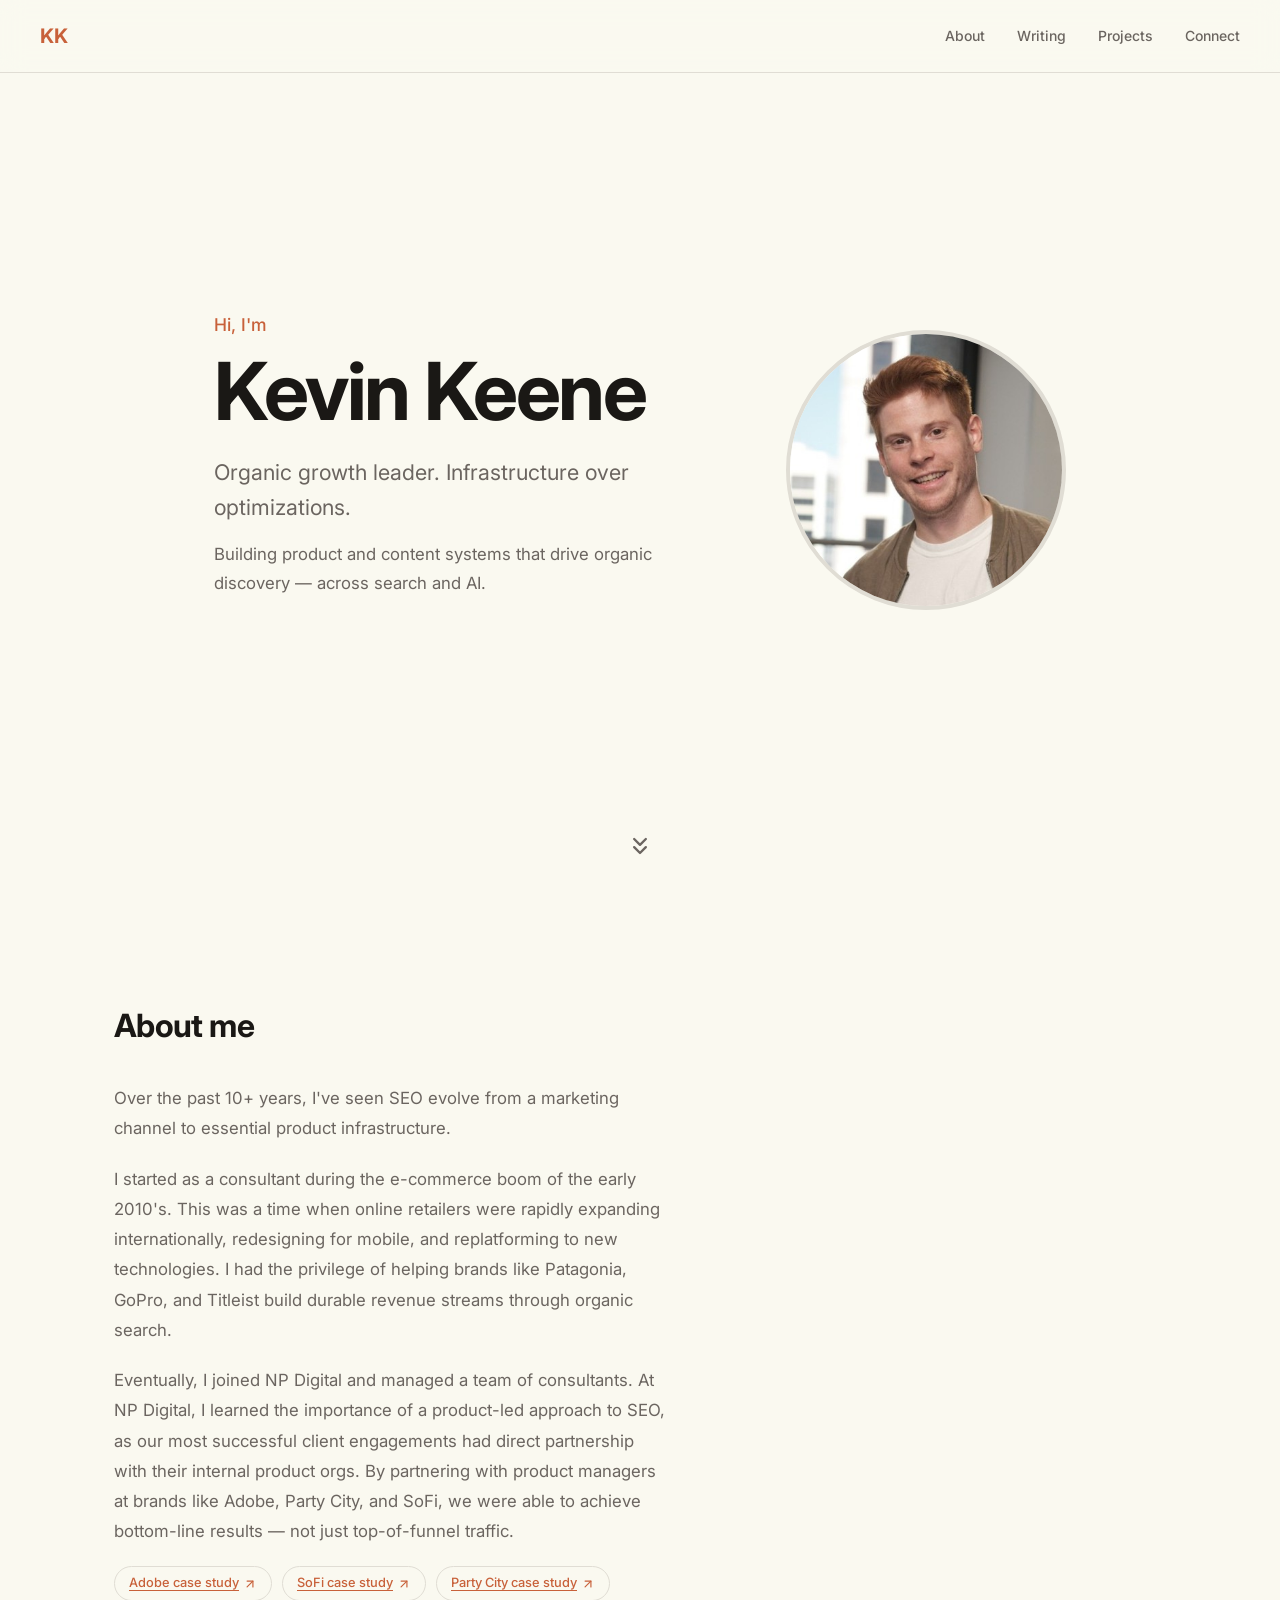
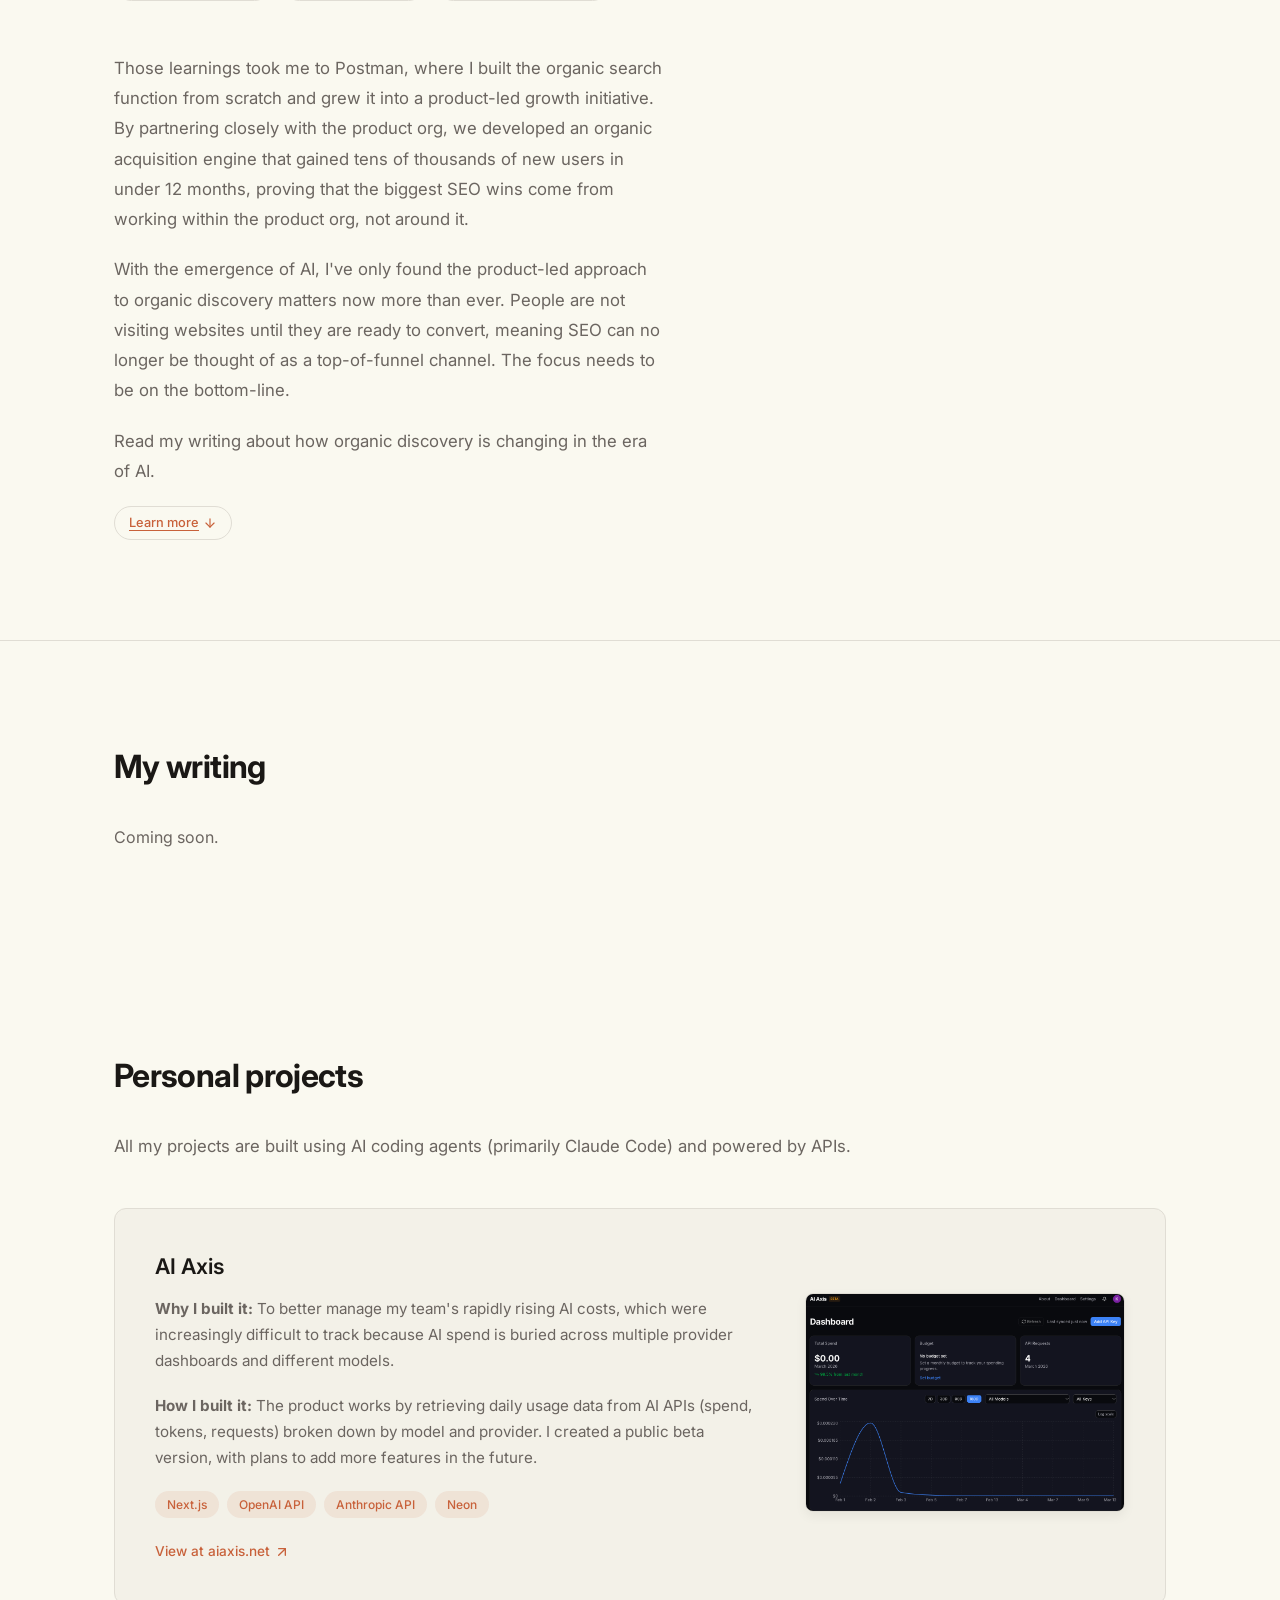
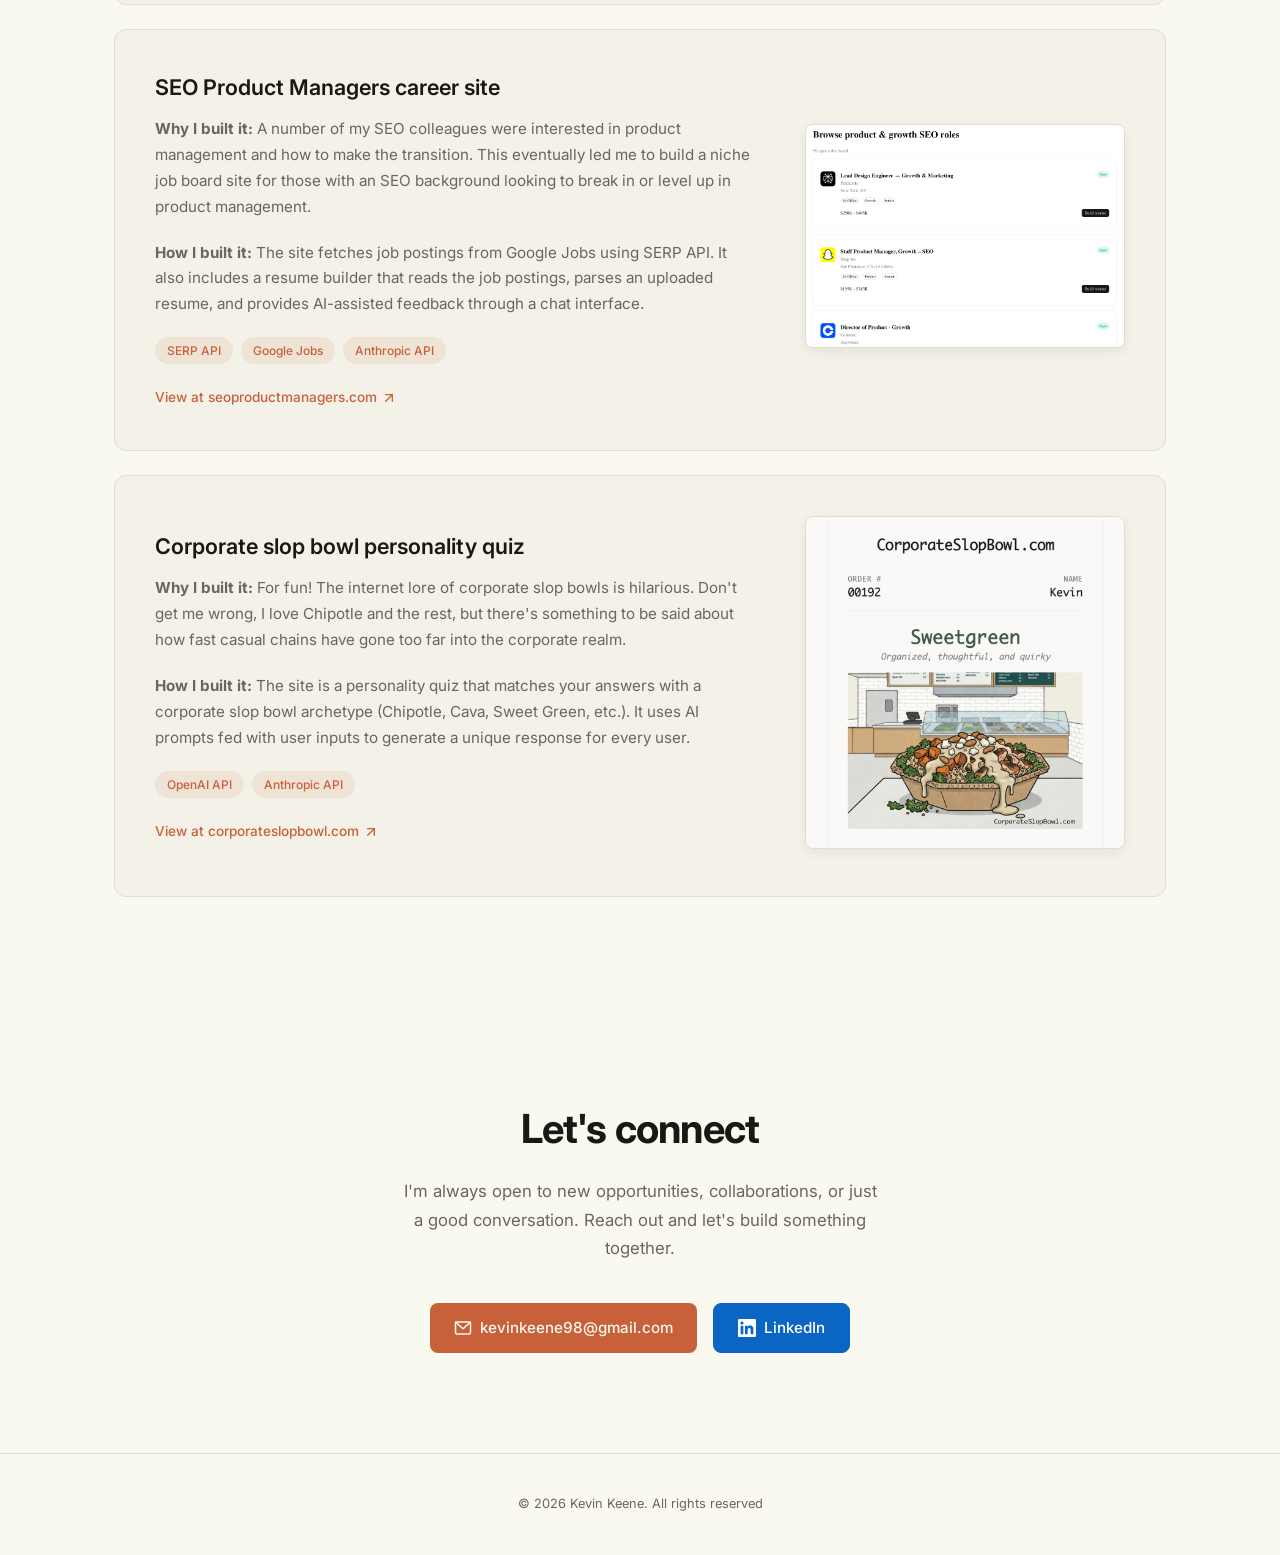
<file: index.html>
<!DOCTYPE html>
<html lang="en">
<head>
  <meta charset="UTF-8">
  <meta name="viewport" content="width=device-width, initial-scale=1.0">
  <title>Kevin Keene: Organic growth leader. Infrastructure over optimizations.</title>
  <meta name="description" content="Kevin Keene's personal portfolio — projects, experience, and more.">
  <link rel="preconnect" href="https://fonts.googleapis.com">
  <link rel="preconnect" href="https://fonts.gstatic.com" crossorigin>
  <link href="https://fonts.googleapis.com/css2?family=Inter:wght@400;500;600;700&display=swap" rel="stylesheet">
  <link rel="icon" type="image/svg+xml" href="favicon.svg">
  <link rel="stylesheet" href="styles.css">
</head>
<body>

  <!-- Nav -->
  <nav class="nav">
    <a href="#" class="nav-logo">KK</a>
    <div class="nav-links">
      <a href="#about">About</a>
      <a href="#writing">Writing</a>
      <a href="#projects">Projects</a>
      <a href="#connect">Connect</a>
    </div>
  </nav>

  <!-- Hero / Intro -->
  <section class="hero">
    <div class="container hero-layout">
      <div class="hero-text">
        <p class="hero-greeting">Hi, I'm</p>
        <h1 class="hero-name">Kevin Keene</h1>
        <p class="hero-tagline">Organic growth leader. Infrastructure over optimizations.</p>
        <p class="hero-description">
          Building product and content systems that drive organic discovery — across search and AI.
        </p>
      </div>
      <img src="headshot.jpg" alt="Kevin Keene" class="hero-headshot">
    </div>
    <a href="#about" class="scroll-arrow">
      <svg viewBox="0 0 24 24" fill="none" stroke="currentColor" stroke-width="2" stroke-linecap="round" stroke-linejoin="round"><path d="M7 13l5 5 5-5"/><path d="M7 6l5 5 5-5"/></svg>
    </a>
  </section>


  <!-- About -->
  <section id="about" class="about">
    <div class="container">
      <h2 class="section-title">About me</h2>
      <!-- Block 1: Consulting + NP Digital -->
      <div class="about-layout">
        <div class="about-content">
          <p class="about-anim-trigger" data-step="1">Over the past 10+ years, I've seen SEO evolve from a marketing channel to essential product infrastructure.</p>
          <p class="about-anim-trigger" data-step="2">I started as a consultant during the e-commerce boom of the early 2010's. This was a time when online retailers were rapidly expanding internationally, redesigning for mobile, and replatforming to new technologies. I had the privilege of helping brands like Patagonia, GoPro, and Titleist build durable revenue streams through organic search.</p>
          <p class="about-anim-trigger" data-step="3">Eventually, I joined NP Digital and managed a team of consultants. At NP Digital, I learned the importance of a product-led approach to SEO, as our most successful client engagements had direct partnership with their internal product orgs. By partnering with product managers at brands like Adobe, Party City, and SoFi, we were able to achieve bottom-line results &mdash; not just top-of-funnel traffic.</p>
          <div class="case-study-links">
            <a href="https://npdigital.com/blog/work/adobe/" target="_blank" rel="noopener" class="case-study-link">Adobe case study <svg viewBox="0 0 24 24" fill="none" stroke="currentColor" stroke-width="2" stroke-linecap="round" stroke-linejoin="round"><path d="M7 17L17 7"/><path d="M7 7h10v10"/></svg></a>
            <a href="https://npdigital.com/blog/work/sofi/" target="_blank" rel="noopener" class="case-study-link">SoFi case study <svg viewBox="0 0 24 24" fill="none" stroke="currentColor" stroke-width="2" stroke-linecap="round" stroke-linejoin="round"><path d="M7 17L17 7"/><path d="M7 7h10v10"/></svg></a>
            <a href="https://npdigital.com/blog/work/party-city/" target="_blank" rel="noopener" class="case-study-link">Party City case study <svg viewBox="0 0 24 24" fill="none" stroke="currentColor" stroke-width="2" stroke-linecap="round" stroke-linejoin="round"><path d="M7 17L17 7"/><path d="M7 7h10v10"/></svg></a>
          </div>
        </div>
        <div class="about-illustration">
          <svg width="100%" viewBox="0 0 300 300" xmlns="http://www.w3.org/2000/svg">
            <!-- Search bar -->
            <g id="svg-search-bar" class="svg-layer" style="opacity:0">
              <rect x="50" y="40" width="200" height="40" rx="20" fill="#f3f1e8" stroke="#e0ddd4" stroke-width="1.5"/>
              <circle cx="80" cy="60" r="10" fill="none" stroke="#6b6560" stroke-width="2"/>
              <line x1="87" y1="67" x2="94" y2="74" stroke="#6b6560" stroke-width="2" stroke-linecap="round"/>
              <rect x="100" y="54" width="60" height="4" rx="2" fill="#e0ddd4"/>
              <rect x="100" y="62" width="36" height="4" rx="2" fill="#e0ddd4"/>
            </g>
            <!-- Down arrow 1 -->
            <g id="svg-arrow-1" class="svg-layer" style="opacity:0">
              <line x1="150" y1="88" x2="150" y2="110" stroke="#e0ddd4" stroke-width="1.5"/>
              <path d="M144 104 L150 112 L156 104" fill="none" stroke="#e0ddd4" stroke-width="1.5" stroke-linecap="round" stroke-linejoin="round"/>
            </g>
            <!-- SERP results -->
            <g id="svg-serp" class="svg-layer" style="opacity:0">
              <rect x="60" y="124" width="180" height="60" rx="10" fill="#f3f1e8" stroke="#e0ddd4" stroke-width="1"/>
              <rect x="76" y="136" width="6" height="12" rx="3" fill="#c8613a"/>
              <rect x="90" y="136" width="80" height="4" rx="2" fill="#1a1815" opacity="0.3"/>
              <rect x="90" y="144" width="50" height="3" rx="1.5" fill="#6b6560" opacity="0.3"/>
              <rect x="76" y="158" width="4" height="12" rx="2" fill="#e0ddd4"/>
              <rect x="90" y="158" width="70" height="4" rx="2" fill="#1a1815" opacity="0.15"/>
              <rect x="90" y="166" width="45" height="3" rx="1.5" fill="#6b6560" opacity="0.15"/>
            </g>
            <!-- Down arrow 2 -->
            <g id="svg-arrow-2" class="svg-layer" style="opacity:0">
              <line x1="150" y1="192" x2="150" y2="214" stroke="#e0ddd4" stroke-width="1.5"/>
              <path d="M144 208 L150 216 L156 208" fill="none" stroke="#e0ddd4" stroke-width="1.5" stroke-linecap="round" stroke-linejoin="round"/>
            </g>
            <!-- Cart button -->
            <g id="svg-cart" class="svg-layer" style="opacity:0">
              <rect x="90" y="226" width="120" height="44" rx="10" fill="#c8613a"/>
              <g transform="translate(150, 248)">
                <path d="M-16 -8 L-12 -8 L-6 6 L14 6" fill="none" stroke="#faf9f0" stroke-width="2.5" stroke-linecap="round" stroke-linejoin="round"/>
                <path d="M-10 -4 L14 -4 L12 4 L-8 4 Z" fill="none" stroke="#faf9f0" stroke-width="2" stroke-linecap="round" stroke-linejoin="round"/>
                <circle cx="-4" cy="11" r="2.5" fill="#faf9f0"/>
                <circle cx="10" cy="11" r="2.5" fill="#faf9f0"/>
              </g>
            </g>
          </svg>
        </div>
      </div>

      <!-- Block 2: Postman + AI -->
      <div class="about-layout about-layout-reverse">
        <div class="about-illustration" id="about-illustration-2">
          <svg width="100%" viewBox="0 0 300 310" xmlns="http://www.w3.org/2000/svg">
            <!-- AI Conversational interface (top) -->
            <g id="svg-ai-chat" class="svg-layer" style="opacity:0">
              <rect x="65" y="20" width="170" height="130" rx="14" fill="#f3f1e8" stroke="#e0ddd4" stroke-width="1.2"/>
              <rect x="135" y="32" width="82" height="18" rx="8" fill="#ece9dd"/>
              <rect x="145" y="38" width="50" height="4" rx="2" fill="#6b6560" opacity="0.4"/>
              <rect x="80" y="60" width="136" height="76" rx="10" fill="#faf9f0" stroke="#e0ddd4" stroke-width="0.5"/>
              <rect x="92" y="70" width="80" height="3.5" rx="1.5" fill="#1a1815" opacity="0.28"/>
              <rect x="92" y="78" width="60" height="3.5" rx="1.5" fill="#1a1815" opacity="0.22"/>
              <rect x="92" y="86" width="72" height="3.5" rx="1.5" fill="#1a1815" opacity="0.18"/>
              <rect x="92" y="94" width="50" height="3.5" rx="1.5" fill="#1a1815" opacity="0.15"/>
              <rect x="92" y="102" width="66" height="3.5" rx="1.5" fill="#1a1815" opacity="0.12"/>
              <rect x="92" y="110" width="40" height="3.5" rx="1.5" fill="#1a1815" opacity="0.12"/>
              <rect x="92" y="120" width="52" height="3.5" rx="1.5" fill="#c8613a" opacity="0.6"/>
              <line x1="92" y1="125" x2="144" y2="125" stroke="#c8613a" stroke-width="0.4" opacity="0.4"/>
            </g>
            <!-- Funnel -->
            <g id="svg-funnel" class="svg-layer" style="opacity:0">
              <line x1="150" y1="158" x2="150" y2="178" stroke="#e0ddd4" stroke-width="1"/>
              <!-- Ghost of old wide funnel top (faded, crossed out) -->
              <path d="M100 185 L200 185 L180 210 L120 210 Z" fill="#ece9dd" stroke="#e0ddd4" stroke-width="1" stroke-dasharray="4 3" opacity="0.7"/>
              <line x1="110" y1="188" x2="190" y2="207" stroke="#6b6560" stroke-width="1.2" opacity="0.35"/>
              <line x1="190" y1="188" x2="110" y2="207" stroke="#6b6560" stroke-width="1.2" opacity="0.35"/>
              <!-- Solid narrow bottom of funnel -->
              <path d="M120 214 L180 214 L162 248 L138 248 Z" fill="#c8613a" opacity="0.2" stroke="#c8613a" stroke-width="1.2" stroke-opacity="0.6"/>
              <!-- Small arrow out the bottom -->
              <line x1="150" y1="252" x2="150" y2="268" stroke="#c8613a" stroke-width="1.5" opacity="0.6"/>
              <path d="M145 263 L150 270 L155 263" fill="none" stroke="#c8613a" stroke-width="1.5" stroke-linecap="round" stroke-linejoin="round" opacity="0.6"/>
              <!-- Conversion dot -->
              <circle cx="150" cy="290" r="10" fill="#c8613a" stroke="none"/>
              <path d="M144 290 L148 294 L156 285" fill="none" stroke="#faf9f0" stroke-width="2" stroke-linecap="round" stroke-linejoin="round"/>
            </g>
          </svg>
        </div>
        <div class="about-content">
          <p class="about-anim-trigger" data-step="4">Those learnings took me to Postman, where I built the organic search function from scratch and grew it into a product-led growth initiative. By partnering closely with the product org, we developed an organic acquisition engine that gained tens of thousands of new users in under 12 months, proving that the biggest SEO wins come from working within the product org, not around it.</p>
          <p class="about-anim-trigger" data-step="5">With the emergence of AI, I've only found the product-led approach to organic discovery matters now more than ever. People are not visiting websites until they are ready to convert, meaning SEO can no longer be thought of as a top-of-funnel channel. The focus needs to be on the bottom-line.</p>
          <div class="about-cta">
            <p class="about-cta-text">Read my writing about how organic discovery is changing in the era of AI.</p>
            <a href="#writing" class="case-study-link">Learn more <svg viewBox="0 0 24 24" fill="none" stroke="currentColor" stroke-width="2" stroke-linecap="round" stroke-linejoin="round"><path d="M12 5v14"/><path d="M19 12l-7 7-7-7"/></svg></a>
          </div>
        </div>
      </div>
    </div>
  </section>

  <!-- Writing -->
  <section id="writing" class="writing">
    <div class="container">
      <h2 class="section-title">My writing</h2>
      <div class="writing-grid" id="writing-grid">
        <!-- Loaded from Contentful -->
      </div>
    </div>
  </section>

  <!-- Projects -->
  <section id="projects" class="projects">
    <div class="container">
      <h2 class="section-title">Personal projects</h2>
      <p class="section-subtitle">All my projects are built using AI coding agents (primarily Claude Code) and powered by APIs.</p>
      <div class="projects-grid">

        <div class="project-card">
          <div class="project-card-content">
            <h3 class="project-name">AI Axis</h3>
            <p class="project-desc">
              <strong>Why I built it:</strong> To better manage my team's rapidly rising AI costs, which were increasingly difficult to track because AI spend is buried across multiple provider dashboards and different models.
            </p>
            <p class="project-desc">
              <strong>How I built it:</strong> The product works by retrieving daily usage data from AI APIs (spend, tokens, requests) broken down by model and provider. I created a public beta version, with plans to add more features in the future.
            </p>
            <div class="project-tags">
              <span class="tag">Next.js</span>
              <span class="tag">OpenAI API</span>
              <span class="tag">Anthropic API</span>
              <span class="tag">Neon</span>
            </div>
            <a href="https://aiaxis.net/" target="_blank" rel="noopener" class="project-link-btn">
              View at aiaxis.net <svg viewBox="0 0 24 24" fill="none" stroke="currentColor" stroke-width="2" stroke-linecap="round" stroke-linejoin="round"><path d="M7 17L17 7"/><path d="M7 7h10v10"/></svg>
            </a>
          </div>
          <div class="project-card-image">
            <img src="ai-axis.png" alt="AI Axis dashboard" class="project-screenshot">
          </div>
        </div>

        <div class="project-card">
          <div class="project-card-content">
            <h3 class="project-name">SEO Product Managers career site</h3>
            <p class="project-desc">
              <strong>Why I built it:</strong> A number of my SEO colleagues were interested in product management and how to make the transition. This eventually led me to build a niche job board site for those with an SEO background looking to break in or level up in product management.
            </p>
            <p class="project-desc">
              <strong>How I built it:</strong> The site fetches job postings from Google Jobs using SERP API. It also includes a resume builder that reads the job postings, parses an uploaded resume, and provides AI-assisted feedback through a chat interface.
            </p>
            <div class="project-tags">
              <span class="tag">SERP API</span>
              <span class="tag">Google Jobs</span>
              <span class="tag">Anthropic API</span>
            </div>
            <a href="https://seoproductmanagers.com/" target="_blank" rel="noopener" class="project-link-btn">
              View at seoproductmanagers.com <svg viewBox="0 0 24 24" fill="none" stroke="currentColor" stroke-width="2" stroke-linecap="round" stroke-linejoin="round"><path d="M7 17L17 7"/><path d="M7 7h10v10"/></svg>
            </a>
          </div>
          <div class="project-card-image">
            <img src="seo-product-managers.png" alt="SEO Product Managers career site" class="project-screenshot">
          </div>
        </div>

        <div class="project-card">
          <div class="project-card-content">
            <h3 class="project-name">Corporate slop bowl personality quiz</h3>
            <p class="project-desc">
              <strong>Why I built it:</strong> For fun! The internet lore of corporate slop bowls is hilarious. Don't get me wrong, I love Chipotle and the rest, but there's something to be said about how fast casual chains have gone too far into the corporate realm.
            </p>
            <p class="project-desc">
              <strong>How I built it:</strong> The site is a personality quiz that matches your answers with a corporate slop bowl archetype (Chipotle, Cava, Sweet Green, etc.). It uses AI prompts fed with user inputs to generate a unique response for every user.
            </p>
            <div class="project-tags">
              <span class="tag">OpenAI API</span>
              <span class="tag">Anthropic API</span>
            </div>
            <a href="https://www.corporateslopbowl.com/" target="_blank" rel="noopener" class="project-link-btn">
              View at corporateslopbowl.com <svg viewBox="0 0 24 24" fill="none" stroke="currentColor" stroke-width="2" stroke-linecap="round" stroke-linejoin="round"><path d="M7 17L17 7"/><path d="M7 7h10v10"/></svg>
            </a>
          </div>
          <div class="project-card-image">
            <img src="corporate-slop-bowl.png" alt="Corporate Slop Bowl quiz result" class="project-screenshot">
          </div>
        </div>

      </div>
    </div>
  </section>

  <!-- Connect CTA -->
  <section id="connect" class="connect">
    <div class="container">
      <h2 class="connect-title">Let's connect</h2>
      <p class="connect-desc">
        I'm always open to new opportunities, collaborations, or just a good conversation.
        Reach out and let's build something together.
      </p>
      <div class="connect-links">
        <a href="mailto:kevinkeene98@gmail.com" class="btn btn-primary">
          <svg class="icon" viewBox="0 0 24 24" fill="none" stroke="currentColor" stroke-width="2" stroke-linecap="round" stroke-linejoin="round"><rect x="2" y="4" width="20" height="16" rx="2"/><path d="M22 4L12 13 2 4"/></svg>
          kevinkeene98@gmail.com
        </a>
        <a href="https://www.linkedin.com/in/keenekevin/" target="_blank" rel="noopener" class="btn btn-linkedin">
          <svg class="icon" viewBox="0 0 24 24" fill="currentColor"><path d="M20.447 20.452h-3.554v-5.569c0-1.328-.027-3.037-1.852-3.037-1.853 0-2.136 1.445-2.136 2.939v5.667H9.351V9h3.414v1.561h.046c.477-.9 1.637-1.85 3.37-1.85 3.601 0 4.267 2.37 4.267 5.455v6.286zM5.337 7.433a2.062 2.062 0 01-2.063-2.065 2.064 2.064 0 112.063 2.065zm1.782 13.019H3.555V9h3.564v11.452zM22.225 0H1.771C.792 0 0 .774 0 1.729v20.542C0 23.227.792 24 1.771 24h20.451C23.2 24 24 23.227 24 22.271V1.729C24 .774 23.2 0 22.222 0h.003z"/></svg>
          LinkedIn
        </a>
      </div>
    </div>
  </section>

  <!-- Footer -->
  <footer class="footer">
    <div class="container">
      <p>&copy; 2026 Kevin Keene. All rights reserved</p>
    </div>
  </footer>

  <script>
    (async function loadWriting() {
      const SPACE_ID = 'nbulp81y095d';
      const ACCESS_TOKEN = 'l-C2pvHuVJDaa0gt7WBKYsjcGjlRLTDLvsB2D4P3vaE';
      const grid = document.getElementById('writing-grid');

      try {
        const res = await fetch(
          `https://cdn.contentful.com/spaces/${SPACE_ID}/entries?content_type=blog&access_token=${ACCESS_TOKEN}`
        );
        const data = await res.json();

        if (!data.items || data.items.length === 0) {
          grid.innerHTML = '<p style="color:var(--text-muted)">Coming soon.</p>';
          return;
        }

        const assets = data.includes && data.includes.Asset ? data.includes.Asset : [];

        grid.innerHTML = data.items.map(entry => {
          const { eyebrow, title, subtitle, hero } = entry.fields;
          const slug = title.toLowerCase().replace(/[^a-z0-9]+/g, '-').replace(/(^-|-$)/g, '');

          let heroUrl = '';
          if (hero) {
            const asset = assets.find(a => a.sys.id === hero.sys.id);
            if (asset) heroUrl = 'https:' + asset.fields.file.url;
          }

          return `
            <a href="/article/${slug}" class="writing-card">
              <div class="writing-card-content">
                ${eyebrow ? `<p class="writing-card-eyebrow">${eyebrow}</p>` : ''}
                <h3 class="writing-card-title">${title}</h3>
                ${subtitle ? `<p class="writing-card-subtitle">${subtitle}</p>` : ''}
              </div>
              ${heroUrl ? `<div class="writing-card-image"><img src="${heroUrl}" alt="${title}" class="writing-card-hero"></div>` : ''}
            </a>
          `;
        }).join('');
      } catch (err) {
        grid.innerHTML = '<p style="color:var(--text-muted)">Coming soon.</p>';
      }
    })();
  </script>
  <script>
    // About illustration scroll animation — show/hide based on scroll
    (function() {
      const steps = {
        1: [document.getElementById('svg-search-bar')],
        2: [document.getElementById('svg-arrow-1'), document.getElementById('svg-serp')],
        3: [document.getElementById('svg-arrow-2'), document.getElementById('svg-cart')],
        4: [document.getElementById('svg-ai-chat')],
        5: [document.getElementById('svg-funnel')]
      };
      const triggers = document.querySelectorAll('.about-anim-trigger');

      function revealOnScroll() {
        triggers.forEach(trigger => {
          const step = trigger.dataset.step;
          const rect = trigger.getBoundingClientRect();
          const inView = rect.top < window.innerHeight * 0.8 && rect.bottom > window.innerHeight * 0.15;
          if (steps[step]) {
            steps[step].forEach(el => { el.style.opacity = inView ? '1' : '0'; });
          }
        });
      }

      window.addEventListener('scroll', revealOnScroll, { passive: true });
      revealOnScroll();
    })();
  </script>
  <script src="script.js"></script>
</body>
</html>
</file>
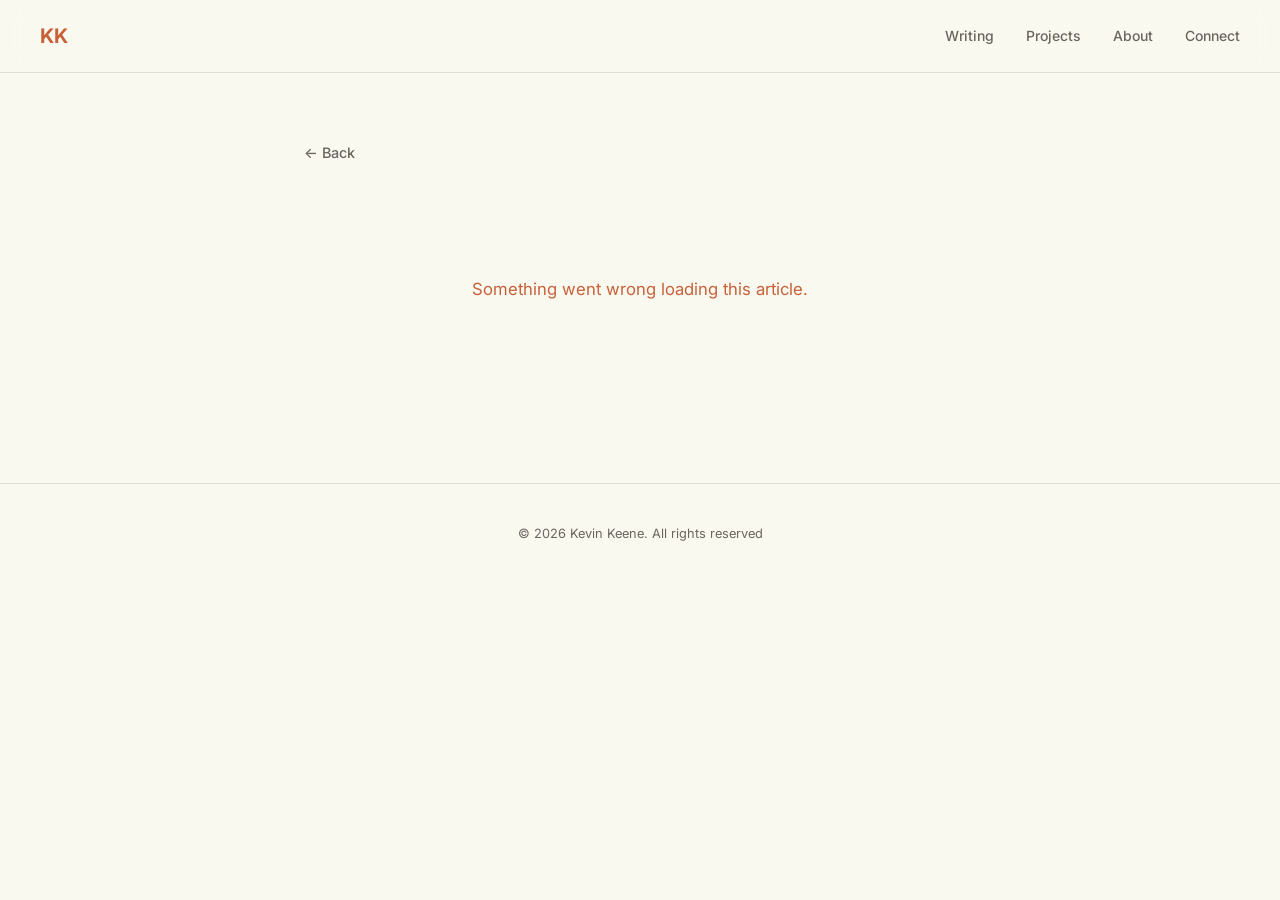
<file: article.html>
<!DOCTYPE html>
<html lang="en">
<head>
  <meta charset="UTF-8">
  <meta name="viewport" content="width=device-width, initial-scale=1.0">
  <title>Loading... — Kevin Keene</title>
  <meta name="description" content="">
  <link rel="preconnect" href="https://fonts.googleapis.com">
  <link rel="preconnect" href="https://fonts.gstatic.com" crossorigin>
  <link href="https://fonts.googleapis.com/css2?family=Inter:wght@400;500;600;700&display=swap" rel="stylesheet">
  <link rel="icon" type="image/svg+xml" href="/favicon.svg">
  <link rel="stylesheet" href="/styles.css">
  <style>
    .article {
      padding: 140px 0 100px;
    }

    .article .container {
      max-width: 720px;
    }

    .article-eyebrow {
      font-size: 0.8rem;
      font-weight: 600;
      text-transform: uppercase;
      letter-spacing: 0.08em;
      color: var(--accent);
      margin-bottom: 8px;
    }

    .article-title {
      font-size: clamp(2rem, 5vw, 2.75rem);
      font-weight: 700;
      letter-spacing: -0.03em;
      line-height: 1.15;
      margin-bottom: 12px;
    }

    .article-subtitle {
      font-size: 1.2rem;
      color: var(--text-muted);
      line-height: 1.6;
      margin-bottom: 48px;
      font-style: italic;
    }

    .article-hero {
      width: 100%;
      border-radius: var(--radius);
      margin-bottom: 48px;
    }

    .article-inline-image {
      width: 100%;
      border-radius: var(--radius);
      margin: 32px 0;
    }

    .article-body h2 {
      font-size: 1.5rem;
      font-weight: 700;
      letter-spacing: -0.02em;
      margin-top: 48px;
      margin-bottom: 16px;
    }

    .article-body p {
      color: var(--text-muted);
      font-size: 1.05rem;
      line-height: 1.8;
      margin-bottom: 20px;
    }

    .article-body a {
      color: var(--accent);
      text-decoration: underline;
      text-underline-offset: 3px;
      transition: color 0.2s;
    }

    .article-body a:hover {
      color: var(--accent-hover);
    }

    .article-body table {
      width: 100%;
      border-collapse: separate;
      border-spacing: 16px 0;
      margin: 32px -16px;
      table-layout: fixed;
    }

    .article-body thead th {
      padding: 20px 24px 16px;
      font-size: 1.1rem;
      font-weight: 700;
      letter-spacing: -0.02em;
      border-radius: var(--radius) var(--radius) 0 0;
    }

    .article-body th:first-child {
      background: var(--bg-card);
      color: var(--text-muted);
    }

    .article-body th:last-child {
      background: #9FE1CB;
      color: var(--text);
    }

    .article-body td {
      padding: 14px 24px;
      font-size: 0.95rem;
      line-height: 1.6;
      border-bottom: 1px solid var(--border);
    }

    .article-body td:first-child {
      background: var(--bg-card);
      color: var(--text-muted);
    }

    .article-body td:last-child {
      background: rgba(159, 225, 203, 0.25);
      color: var(--text);
      font-weight: 500;
    }

    .article-body tr:last-child td:first-child {
      border-radius: 0 0 var(--radius) var(--radius);
      border-bottom: none;
    }

    .article-body tr:last-child td:last-child {
      border-radius: 0 0 var(--radius) var(--radius);
      border-bottom: none;
    }

    .article-body hr {
      border: none;
      border-top: 1px solid var(--border);
      margin: 48px 0;
    }

    .article-body blockquote {
      border-left: 3px solid var(--accent);
      padding-left: 20px;
      margin: 24px 0;
    }

    .article-body ul,
    .article-body ol {
      color: var(--text-muted);
      font-size: 1.05rem;
      line-height: 1.8;
      margin-bottom: 20px;
      padding-left: 24px;
    }

    .article-back {
      display: inline-flex;
      align-items: center;
      gap: 6px;
      font-size: 0.9rem;
      font-weight: 500;
      color: var(--text-muted);
      margin-bottom: 32px;
      transition: color 0.2s;
      text-decoration: none;
    }

    .article-back:hover {
      color: var(--accent);
    }

    .article-loading {
      text-align: center;
      color: var(--text-muted);
      font-size: 1.05rem;
      padding: 80px 0;
    }

    .article-error {
      text-align: center;
      color: var(--accent);
      font-size: 1.05rem;
      padding: 80px 0;
    }
  </style>
</head>
<body>

  <!-- Nav -->
  <nav class="nav">
    <a href="/" class="nav-logo">KK</a>
    <div class="nav-links">
      <a href="/#writing">Writing</a>
      <a href="/#projects">Projects</a>
      <a href="/#about">About</a>
      <a href="/#connect">Connect</a>
    </div>
  </nav>

  <article class="article">
    <div class="container">
      <a href="/" class="article-back">&larr; Back</a>
      <div id="article-content">
        <p class="article-loading">Loading...</p>
      </div>
    </div>
  </article>

  <!-- Footer -->
  <footer class="footer">
    <div class="container">
      <p>&copy; 2026 Kevin Keene. All rights reserved</p>
    </div>
  </footer>

  <script>
    const SPACE_ID = 'nbulp81y095d';
    const ACCESS_TOKEN = 'l-C2pvHuVJDaa0gt7WBKYsjcGjlRLTDLvsB2D4P3vaE';

    let assetMap = {};

    function renderRichText(node) {
      if (!node) return '';

      if (node.nodeType === 'text') {
        let text = node.value;
        if (node.marks) {
          node.marks.forEach(mark => {
            if (mark.type === 'bold') text = `<strong>${text}</strong>`;
            if (mark.type === 'italic') text = `<em>${text}</em>`;
            if (mark.type === 'underline') text = `<u>${text}</u>`;
            if (mark.type === 'code') text = `<code>${text}</code>`;
          });
        }
        return text;
      }

      if (node.nodeType === 'embedded-asset-block') {
        const assetId = node.data && node.data.target && node.data.target.sys.id;
        const asset = assetMap[assetId];
        if (asset) {
          const url = 'https:' + asset.fields.file.url;
          const alt = asset.fields.title || '';
          return `<img src="${url}" alt="${alt}" class="article-inline-image">`;
        }
        return '';
      }

      const children = (node.content || []).map(renderRichText).join('');

      switch (node.nodeType) {
        case 'document':
          return children;
        case 'paragraph':
          return `<p>${children}</p>`;
        case 'heading-1':
          return `<h1>${children}</h1>`;
        case 'heading-2':
          return `<h2>${children}</h2>`;
        case 'heading-3':
          return `<h3>${children}</h3>`;
        case 'heading-4':
          return `<h4>${children}</h4>`;
        case 'unordered-list':
          return `<ul>${children}</ul>`;
        case 'ordered-list':
          return `<ol>${children}</ol>`;
        case 'list-item':
          return `<li>${children}</li>`;
        case 'blockquote':
          return `<blockquote>${children}</blockquote>`;
        case 'hr':
          return '<hr>';
        case 'table':
          return `<table>${children}</table>`;
        case 'table-row':
          return `<tr>${children}</tr>`;
        case 'table-header-cell':
          return `<th>${children}</th>`;
        case 'table-cell':
          return `<td>${children}</td>`;
        case 'hyperlink':
          const uri = node.data.uri;
          return `<a href="${uri}" target="_blank" rel="noopener">${children}</a>`;
        default:
          return children;
      }
    }

    function toSlug(str) {
      return str.toLowerCase().replace(/[^a-z0-9]+/g, '-').replace(/(^-|-$)/g, '');
    }

    async function loadArticle() {
      const pathParts = window.location.pathname.replace(/\/$/, '').split('/');
      const slug = pathParts[pathParts.length - 1];
      const container = document.getElementById('article-content');

      if (!slug) {
        container.innerHTML = '<p class="article-error">Article not found.</p>';
        return;
      }

      try {
        const res = await fetch(
          `https://cdn.contentful.com/spaces/${SPACE_ID}/entries?content_type=blog&access_token=${ACCESS_TOKEN}`
        );

        if (!res.ok) {
          container.innerHTML = '<p class="article-error">Article not found.</p>';
          return;
        }

        const data = await res.json();
        const entry = data.items.find(item => toSlug(item.fields.title) === slug);

        if (!entry) {
          container.innerHTML = '<p class="article-error">Article not found.</p>';
          return;
        }
        const { eyebrow, title, subtitle, body, hero } = entry.fields;

        // Build asset map for embedded images
        assetMap = {};
        if (data.includes && data.includes.Asset) {
          data.includes.Asset.forEach(a => { assetMap[a.sys.id] = a; });
        }

        // Resolve hero image from linked assets
        let heroUrl = '';
        if (hero && data.includes && data.includes.Asset) {
          const asset = data.includes.Asset.find(a => a.sys.id === hero.sys.id);
          if (asset) heroUrl = 'https:' + asset.fields.file.url;
        }

        document.title = `${title} — Kevin Keene`;
        document.querySelector('meta[name="description"]').content = subtitle || '';

        let html = '';
        if (eyebrow) html += `<p class="article-eyebrow">${eyebrow}</p>`;
        html += `<h1 class="article-title">${title}</h1>`;
        if (subtitle) html += `<p class="article-subtitle">${subtitle}</p>`;
        if (heroUrl) html += `<img src="${heroUrl}" alt="${title}" class="article-hero">`;
        if (body) html += `<div class="article-body">${renderRichText(body)}</div>`;

        container.innerHTML = html;
      } catch (err) {
        container.innerHTML = '<p class="article-error">Something went wrong loading this article.</p>';
      }
    }

    loadArticle();
  </script>

</body>
</html>
</file>
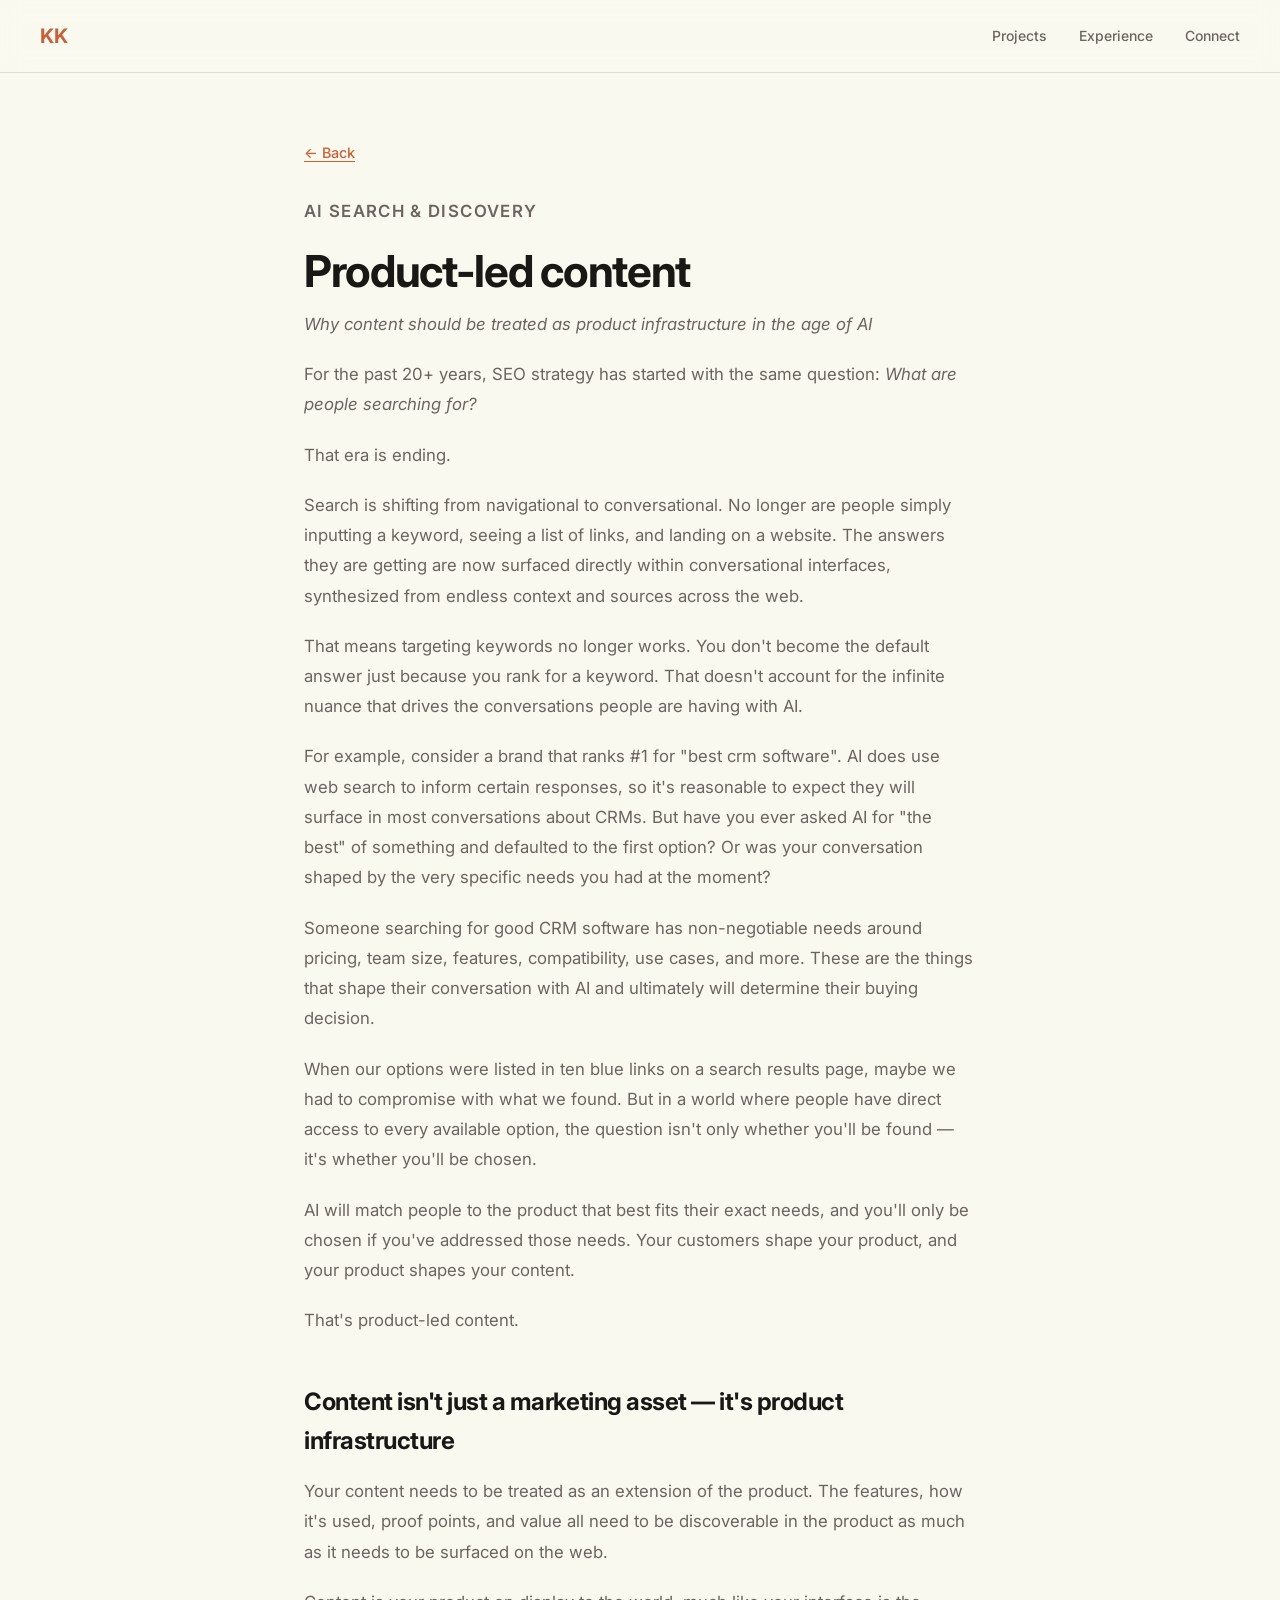
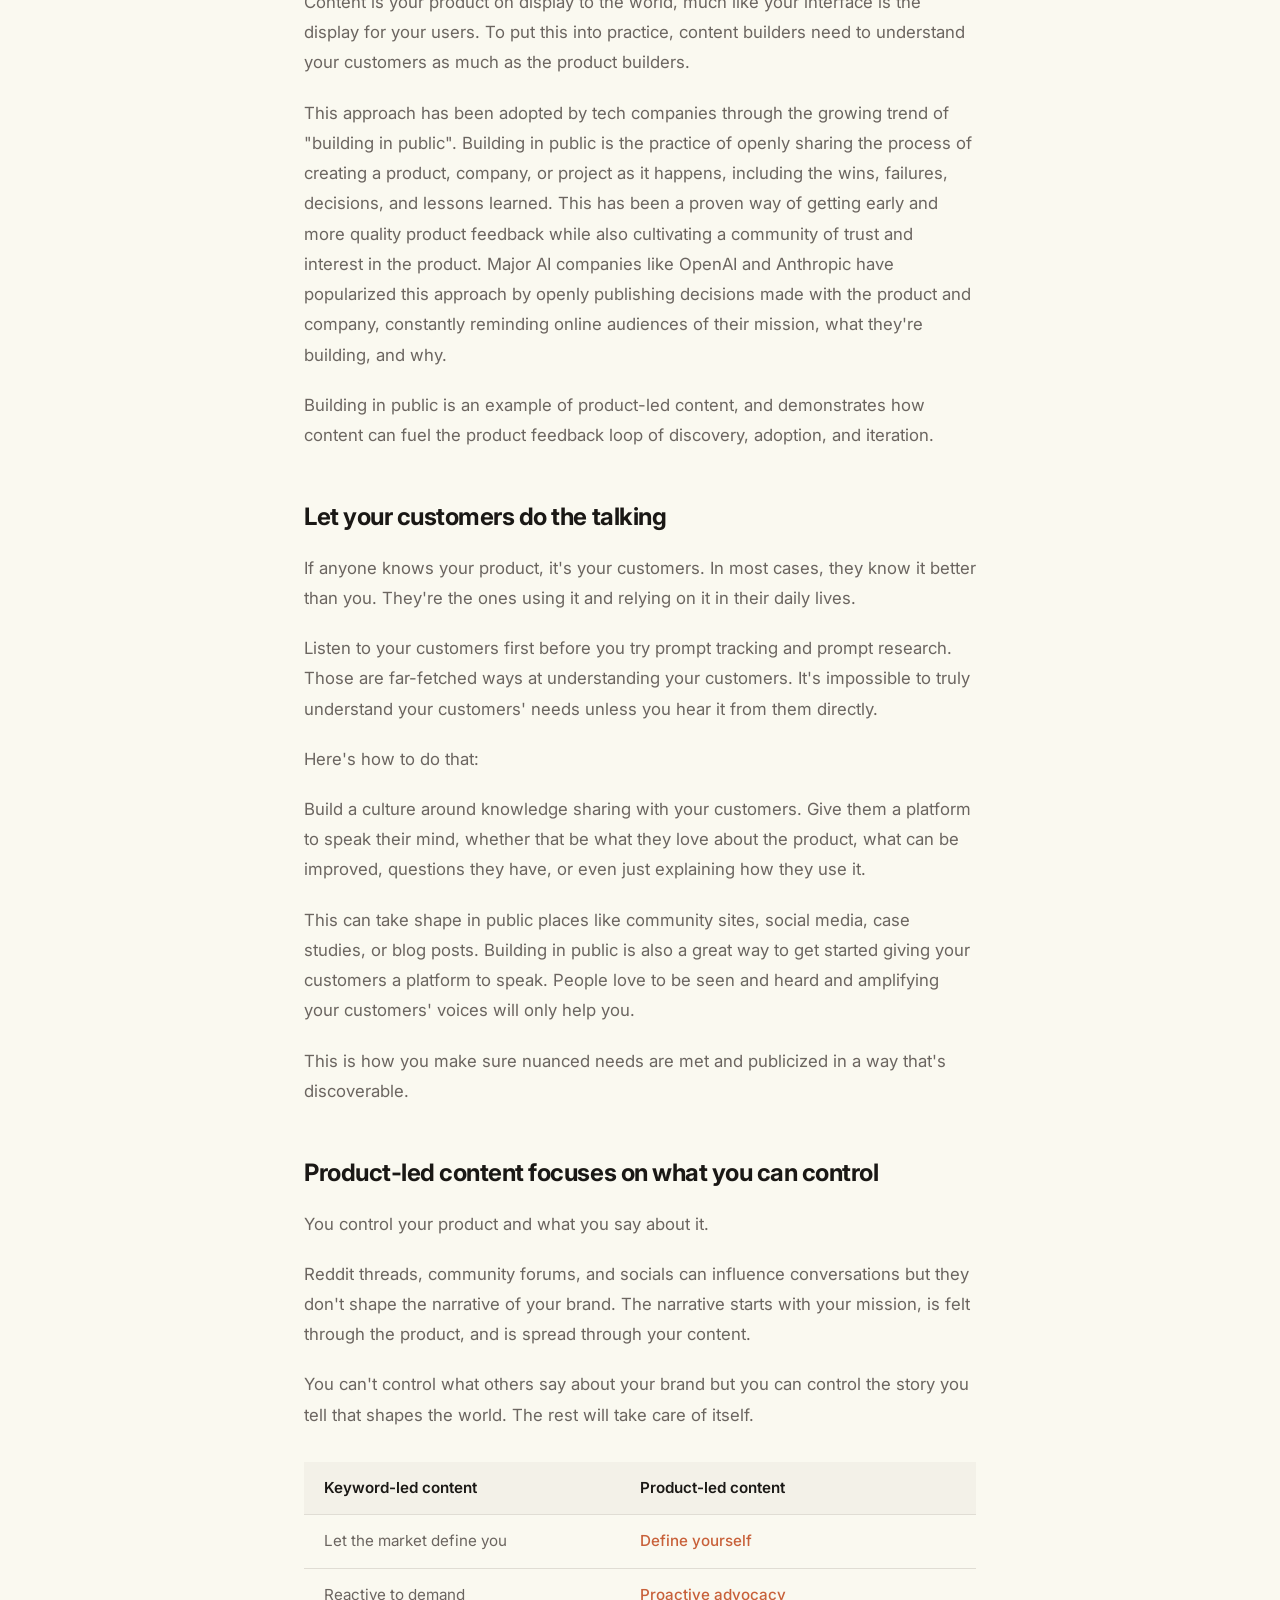
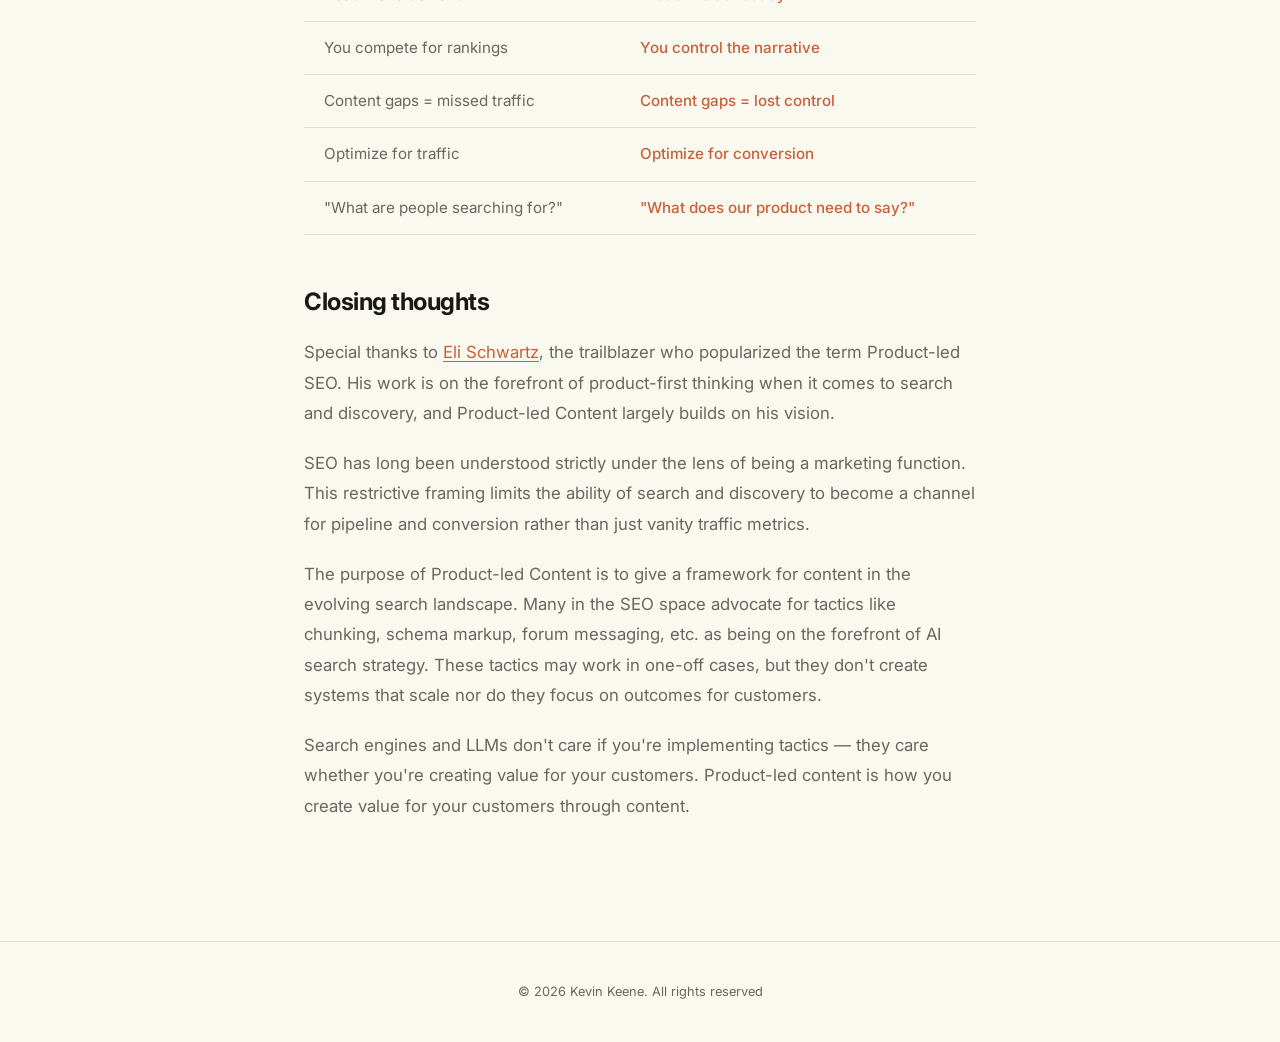
<file: product-led-content.html>
<!DOCTYPE html>
<html lang="en">
<head>
  <meta charset="UTF-8">
  <meta name="viewport" content="width=device-width, initial-scale=1.0">
  <title>Product-led content — Kevin Keene</title>
  <meta name="description" content="Why content should be treated as product infrastructure in the age of AI.">
  <link rel="preconnect" href="https://fonts.googleapis.com">
  <link rel="preconnect" href="https://fonts.gstatic.com" crossorigin>
  <link href="https://fonts.googleapis.com/css2?family=Inter:wght@400;500;600;700&display=swap" rel="stylesheet">
  <link rel="icon" type="image/svg+xml" href="favicon.svg">
  <link rel="stylesheet" href="styles.css">
  <style>
    .article {
      padding: 140px 0 100px;
    }

    .article .container {
      max-width: 720px;
    }

    .article-eyebrow {
      font-size: 0.8rem;
      font-weight: 600;
      text-transform: uppercase;
      letter-spacing: 0.08em;
      color: var(--accent);
      margin-bottom: 8px;
    }

    .article-title {
      font-size: clamp(2rem, 5vw, 2.75rem);
      font-weight: 700;
      letter-spacing: -0.03em;
      line-height: 1.15;
      margin-bottom: 12px;
    }

    .article-subtitle {
      font-size: 1.2rem;
      color: var(--text-muted);
      line-height: 1.6;
      margin-bottom: 48px;
      font-style: italic;
    }

    .article h2 {
      font-size: 1.5rem;
      font-weight: 700;
      letter-spacing: -0.02em;
      margin-top: 48px;
      margin-bottom: 16px;
    }

    .article p {
      color: var(--text-muted);
      font-size: 1.05rem;
      line-height: 1.8;
      margin-bottom: 20px;
    }

    .article a {
      color: var(--accent);
      text-decoration: underline;
      text-underline-offset: 3px;
      transition: color 0.2s;
    }

    .article a:hover {
      color: var(--accent-hover);
    }

    .comparison-table {
      width: 100%;
      border-collapse: collapse;
      margin: 32px 0;
      font-size: 0.95rem;
    }

    .comparison-table th,
    .comparison-table td {
      padding: 14px 20px;
      text-align: left;
      border-bottom: 1px solid var(--border);
    }

    .comparison-table th {
      font-weight: 600;
      color: var(--text);
      background: var(--bg-card);
    }

    .comparison-table td {
      color: var(--text-muted);
    }

    .comparison-table td:last-child {
      color: var(--accent);
      font-weight: 500;
    }

    .article-back {
      display: inline-flex;
      align-items: center;
      gap: 6px;
      font-size: 0.9rem;
      font-weight: 500;
      color: var(--text-muted);
      margin-bottom: 32px;
      transition: color 0.2s;
      text-decoration: none;
    }

    .article-back:hover {
      color: var(--accent);
    }
  </style>
</head>
<body>

  <!-- Nav -->
  <nav class="nav">
    <a href="/" class="nav-logo">KK</a>
    <div class="nav-links">
      <a href="/#projects">Projects</a>
      <a href="/#experience">Experience</a>
      <a href="/#connect">Connect</a>
    </div>
  </nav>

  <article class="article">
    <div class="container">
      <a href="/" class="article-back">&larr; Back</a>

      <p class="article-eyebrow">AI search &amp; discovery</p>
      <h1 class="article-title">Product-led content</h1>
      <p class="article-subtitle">Why content should be treated as product infrastructure in the age of AI</p>

      <p>For the past 20+ years, SEO strategy has started with the same question: <em>What are people searching for?</em></p>

      <p>That era is ending.</p>

      <p>Search is shifting from navigational to conversational. No longer are people simply inputting a keyword, seeing a list of links, and landing on a website. The answers they are getting are now surfaced directly within conversational interfaces, synthesized from endless context and sources across the web.</p>

      <p>That means targeting keywords no longer works. You don't become the default answer just because you rank for a keyword. That doesn't account for the infinite nuance that drives the conversations people are having with AI.</p>

      <p>For example, consider a brand that ranks #1 for "best crm software". AI does use web search to inform certain responses, so it's reasonable to expect they will surface in most conversations about CRMs. But have you ever asked AI for "the best" of something and defaulted to the first option? Or was your conversation shaped by the very specific needs you had at the moment?</p>

      <p>Someone searching for good CRM software has non-negotiable needs around pricing, team size, features, compatibility, use cases, and more. These are the things that shape their conversation with AI and ultimately will determine their buying decision.</p>

      <p>When our options were listed in ten blue links on a search results page, maybe we had to compromise with what we found. But in a world where people have direct access to every available option, the question isn't only whether you'll be found &mdash; it's whether you'll be chosen.</p>

      <p>AI will match people to the product that best fits their exact needs, and you'll only be chosen if you've addressed those needs. Your customers shape your product, and your product shapes your content.</p>

      <p>That's product-led content.</p>

      <h2>Content isn't just a marketing asset &mdash; it's product infrastructure</h2>

      <p>Your content needs to be treated as an extension of the product. The features, how it's used, proof points, and value all need to be discoverable in the product as much as it needs to be surfaced on the web.</p>

      <p>Content is your product on display to the world, much like your interface is the display for your users. To put this into practice, content builders need to understand your customers as much as the product builders.</p>

      <p>This approach has been adopted by tech companies through the growing trend of "building in public". Building in public is the practice of openly sharing the process of creating a product, company, or project as it happens, including the wins, failures, decisions, and lessons learned. This has been a proven way of getting early and more quality product feedback while also cultivating a community of trust and interest in the product. Major AI companies like OpenAI and Anthropic have popularized this approach by openly publishing decisions made with the product and company, constantly reminding online audiences of their mission, what they're building, and why.</p>

      <p>Building in public is an example of product-led content, and demonstrates how content can fuel the product feedback loop of discovery, adoption, and iteration.</p>

      <h2>Let your customers do the talking</h2>

      <p>If anyone knows your product, it's your customers. In most cases, they know it better than you. They're the ones using it and relying on it in their daily lives.</p>

      <p>Listen to your customers first before you try prompt tracking and prompt research. Those are far-fetched ways at understanding your customers. It's impossible to truly understand your customers' needs unless you hear it from them directly.</p>

      <p>Here's how to do that:</p>

      <p>Build a culture around knowledge sharing with your customers. Give them a platform to speak their mind, whether that be what they love about the product, what can be improved, questions they have, or even just explaining how they use it.</p>

      <p>This can take shape in public places like community sites, social media, case studies, or blog posts. Building in public is also a great way to get started giving your customers a platform to speak. People love to be seen and heard and amplifying your customers' voices will only help you.</p>

      <p>This is how you make sure nuanced needs are met and publicized in a way that's discoverable.</p>

      <h2>Product-led content focuses on what you can control</h2>

      <p>You control your product and what you say about it.</p>

      <p>Reddit threads, community forums, and socials can influence conversations but they don't shape the narrative of your brand. The narrative starts with your mission, is felt through the product, and is spread through your content.</p>

      <p>You can't control what others say about your brand but you can control the story you tell that shapes the world. The rest will take care of itself.</p>

      <table class="comparison-table">
        <thead>
          <tr>
            <th>Keyword-led content</th>
            <th>Product-led content</th>
          </tr>
        </thead>
        <tbody>
          <tr>
            <td>Let the market define you</td>
            <td>Define yourself</td>
          </tr>
          <tr>
            <td>Reactive to demand</td>
            <td>Proactive advocacy</td>
          </tr>
          <tr>
            <td>You compete for rankings</td>
            <td>You control the narrative</td>
          </tr>
          <tr>
            <td>Content gaps = missed traffic</td>
            <td>Content gaps = lost control</td>
          </tr>
          <tr>
            <td>Optimize for traffic</td>
            <td>Optimize for conversion</td>
          </tr>
          <tr>
            <td>"What are people searching for?"</td>
            <td>"What does our product need to say?"</td>
          </tr>
        </tbody>
      </table>

      <h2>Closing thoughts</h2>

      <p>Special thanks to <a href="https://www.linkedin.com/in/schwartze/" target="_blank" rel="noopener">Eli Schwartz</a>, the trailblazer who popularized the term Product-led SEO. His work is on the forefront of product-first thinking when it comes to search and discovery, and Product-led Content largely builds on his vision.</p>

      <p>SEO has long been understood strictly under the lens of being a marketing function. This restrictive framing limits the ability of search and discovery to become a channel for pipeline and conversion rather than just vanity traffic metrics.</p>

      <p>The purpose of Product-led Content is to give a framework for content in the evolving search landscape. Many in the SEO space advocate for tactics like chunking, schema markup, forum messaging, etc. as being on the forefront of AI search strategy. These tactics may work in one-off cases, but they don't create systems that scale nor do they focus on outcomes for customers.</p>

      <p>Search engines and LLMs don't care if you're implementing tactics &mdash; they care whether you're creating value for your customers. Product-led content is how you create value for your customers through content.</p>

    </div>
  </article>

  <!-- Footer -->
  <footer class="footer">
    <div class="container">
      <p>&copy; 2026 Kevin Keene. All rights reserved</p>
    </div>
  </footer>

</body>
</html>
</file>
<file: styles.css>
/* ── Reset & Base ── */
*, *::before, *::after {
  margin: 0;
  padding: 0;
  box-sizing: border-box;
}

:root {
  --bg: #faf9f0;
  --bg-card: #f3f1e8;
  --bg-card-hover: #ece9dd;
  --text: #1a1815;
  --text-muted: #6b6560;
  --accent: #c8613a;
  --accent-hover: #d97757;
  --border: #e0ddd4;
  --radius: 12px;
}

html {
  scroll-behavior: smooth;
}

body {
  font-family: 'Inter', -apple-system, BlinkMacSystemFont, sans-serif;
  background: var(--bg);
  color: var(--text);
  line-height: 1.6;
  -webkit-font-smoothing: antialiased;
}

.container {
  max-width: 900px;
  margin: 0 auto;
  padding: 0 24px;
}

a {
  color: inherit;
  text-decoration: none;
}

/* ── Nav ── */
.nav {
  position: fixed;
  top: 0;
  left: 0;
  right: 0;
  z-index: 100;
  display: flex;
  align-items: center;
  justify-content: space-between;
  padding: 20px 40px;
  background: rgba(250, 249, 240, 0.85);
  backdrop-filter: blur(12px);
  border-bottom: 1px solid var(--border);
}

.nav-logo {
  font-size: 1.25rem;
  font-weight: 700;
  letter-spacing: -0.02em;
  color: var(--accent);
}

.nav-links {
  display: flex;
  gap: 32px;
}

.nav-links a {
  font-size: 0.875rem;
  font-weight: 500;
  color: var(--text-muted);
  transition: color 0.2s;
}

.nav-links a:hover {
  color: var(--text);
}

/* ── Buttons ── */
.btn {
  display: inline-flex;
  align-items: center;
  gap: 8px;
  padding: 12px 24px;
  border-radius: 8px;
  font-size: 0.95rem;
  font-weight: 500;
  transition: all 0.2s;
  cursor: pointer;
  border: none;
}

.btn-primary {
  background: var(--accent);
  color: #faf9f0;
}

.btn-primary:hover {
  background: var(--accent-hover);
  transform: translateY(-1px);
}

.btn-secondary {
  background: transparent;
  color: var(--text);
  border: 1px solid var(--border);
}

.btn-secondary:hover {
  border-color: var(--accent);
  color: var(--accent);
  transform: translateY(-1px);
}

.btn-linkedin {
  background: #0A66C2;
  color: #fff;
  border: 1px solid #0A66C2;
}

.btn-linkedin:hover {
  background: #004182;
  border-color: #004182;
  transform: translateY(-1px);
}

.icon {
  width: 18px;
  height: 18px;
  flex-shrink: 0;
}

/* ── Hero ── */
.hero {
  position: relative;
  min-height: 100vh;
  display: flex;
  align-items: center;
  padding: 120px 0 80px;
}

.hero-layout {
  display: flex;
  align-items: center;
  justify-content: space-between;
  gap: 60px;
}

.hero-text {
  flex: 1;
}

.hero-headshot {
  width: 280px;
  height: 280px;
  border-radius: 50%;
  object-fit: cover;
  border: 4px solid var(--border);
  flex-shrink: 0;
}

.hero-greeting {
  font-size: 1.1rem;
  color: var(--accent);
  font-weight: 500;
  margin-bottom: 8px;
}

.hero-name {
  font-size: clamp(3rem, 8vw, 5rem);
  font-weight: 700;
  letter-spacing: -0.03em;
  line-height: 1.1;
  margin-bottom: 20px;
}

.hero-tagline {
  font-size: 1.35rem;
  color: var(--text-muted);
  margin-bottom: 16px;
  max-width: 520px;
}

.hero-description {
  font-size: 1.05rem;
  color: var(--text-muted);
  max-width: 520px;
  margin-bottom: 32px;
  line-height: 1.7;
}

.hero-cta {
  display: flex;
  gap: 16px;
  flex-wrap: wrap;
}

/* ── Scroll Arrow ── */
.scroll-arrow {
  position: absolute;
  bottom: 32px;
  left: 50%;
  transform: translateX(-50%);
  color: var(--text-muted);
  transition: color 0.2s;
  animation: bounce 2s infinite;
}

.scroll-arrow:hover {
  color: var(--accent);
}

.scroll-arrow svg {
  width: 28px;
  height: 28px;
}

@keyframes bounce {
  0%, 100% { transform: translateY(0); }
  50% { transform: translateY(8px); }
}

/* ── Writing ── */
.writing {
  padding: 100px 0;
}

.writing .container {
  max-width: 1100px;
}

.writing-grid {
  display: grid;
  grid-template-columns: 1fr;
  gap: 24px;
}

.writing-card {
  display: flex;
  align-items: center;
  gap: 48px;
  background: var(--bg-card);
  border: 1px solid var(--border);
  border-radius: var(--radius);
  padding: 40px;
  transition: all 0.3s;
}

.writing-card:hover {
  background: var(--bg-card-hover);
  border-color: #cbc7bb;
  transform: translateY(-2px);
}

.writing-card-content {
  flex: 1;
  min-width: 0;
}

.writing-card-image {
  flex-shrink: 0;
  width: 320px;
}

.writing-card-hero {
  width: 100%;
  border-radius: 8px;
  border: 1px solid var(--border);
  box-shadow: 0 4px 12px rgba(0, 0, 0, 0.06);
}

.writing-card-eyebrow {
  font-size: 0.8rem;
  font-weight: 600;
  text-transform: uppercase;
  letter-spacing: 0.08em;
  color: var(--accent);
  margin-bottom: 8px;
}

.writing-card-title {
  font-size: 1.35rem;
  font-weight: 600;
  color: var(--text);
  margin-bottom: 12px;
}

.writing-card-subtitle {
  font-size: 0.95rem;
  color: var(--text-muted);
  line-height: 1.7;
}

/* ── Section shared ── */
.section-title {
  font-size: 2rem;
  font-weight: 700;
  letter-spacing: -0.02em;
  margin-bottom: 32px;
}

.section-subtitle {
  color: var(--text-muted);
  font-size: 1.05rem;
  margin-bottom: 48px;
}

/* ── About ── */
.about {
  padding: 100px 0;
  border-bottom: 1px solid var(--border);
}

.about .container {
  max-width: 1100px;
}

.about-layout {
  display: flex;
  align-items: flex-start;
  gap: 80px;
  margin-bottom: 32px;
}

.about-layout:last-child {
  margin-bottom: 0;
}

.about-layout-reverse {
  flex-direction: row-reverse;
}

.about-layout-reverse .about-illustration {
  align-self: center;
}

.about-content {
  flex: 1;
  min-width: 0;
}

.about-illustration {
  flex-shrink: 0;
  width: 420px;
}

.svg-layer {
  transition: opacity 0.6s ease;
}

.about-content p {
  color: var(--text-muted);
  font-size: 1.05rem;
  line-height: 1.8;
  margin-bottom: 20px;
}

.about-content p:last-child {
  margin-bottom: 0;
}

.about-topic {
  font-size: 1.15rem;
  font-weight: 600;
  color: var(--text);
  margin-top: 32px;
  margin-bottom: 12px;
}

.about-topic:first-child {
  margin-top: 0;
}

.about-content a {
  color: var(--accent);
  text-decoration: underline;
  text-underline-offset: 3px;
  transition: color 0.2s;
}

.about-content a:hover {
  color: var(--accent-hover);
}

.case-study-links {
  display: flex;
  flex-wrap: wrap;
  gap: 10px;
  margin-top: 0;
  margin-bottom: 20px;
}

.case-study-link {
  display: inline-flex;
  align-items: center;
  gap: 4px;
  padding: 6px 14px;
  font-size: 0.85rem;
  font-weight: 500;
  color: var(--accent);
  background: var(--bg);
  border: 1px solid var(--border);
  border-radius: 20px;
  text-decoration: none;
  transition: background 0.2s, border-color 0.2s;
}

.case-study-link:hover {
  background: var(--bg-card-hover);
  border-color: var(--accent);
  color: var(--accent-hover);
}

.case-study-link svg {
  width: 14px;
  height: 14px;
}

.about-cta {
  margin-top: 0;
}

.about-cta-text {
  color: var(--text-muted);
  font-size: 1.05rem;
  line-height: 1.8;
  margin-bottom: 12px;
}

.about-block {
  margin-bottom: 32px;
}

.about-block:last-child {
  margin-bottom: 0;
}

.about-expandable {
  max-height: 0;
  overflow: hidden;
  transition: max-height 0.4s ease;
}

.about-block.expanded .about-expandable {
  max-height: 500px;
}

.about-toggle {
  background: none;
  border: none;
  color: var(--accent);
  font-size: 0.9rem;
  font-weight: 500;
  cursor: pointer;
  padding: 4px 0;
  margin-top: 4px;
  font-family: inherit;
  transition: color 0.2s;
}

.about-toggle:hover {
  color: var(--accent-hover);
}

/* ── Projects ── */
.projects {
  padding: 100px 0;
}

.projects .container {
  max-width: 1100px;
}

.projects-grid {
  display: grid;
  grid-template-columns: 1fr;
  gap: 24px;
}

.project-card {
  display: flex;
  align-items: center;
  gap: 48px;
  background: var(--bg-card);
  border: 1px solid var(--border);
  border-radius: var(--radius);
  padding: 40px;
  transition: all 0.3s;
}

.project-card:hover {
  background: var(--bg-card-hover);
  border-color: #cbc7bb;
  transform: translateY(-2px);
}

.project-card-reverse {
  flex-direction: row-reverse;
}

.project-card-content {
  flex: 1;
  min-width: 0;
}

.project-card-image {
  flex-shrink: 0;
  width: 320px;
}

.project-name {
  font-size: 1.35rem;
  font-weight: 600;
  margin-bottom: 12px;
}

.project-desc {
  color: var(--text-muted);
  font-size: 0.95rem;
  line-height: 1.7;
  margin-bottom: 20px;
}

.project-tags {
  display: flex;
  flex-wrap: wrap;
  gap: 8px;
  margin-bottom: 20px;
}

.tag {
  font-size: 0.75rem;
  font-weight: 500;
  padding: 4px 12px;
  border-radius: 20px;
  background: rgba(200, 97, 58, 0.1);
  color: var(--accent);
}

.project-screenshot {
  width: 100%;
  border-radius: 8px;
  border: 1px solid var(--border);
  box-shadow: 0 4px 12px rgba(0, 0, 0, 0.06);
}

.project-link-btn {
  display: inline-flex;
  align-items: center;
  gap: 4px;
  white-space: nowrap;
  flex-shrink: 0;
  font-size: 0.85rem;
  font-weight: 500;
  color: var(--accent);
  transition: color 0.2s;
}

.project-link-btn svg {
  width: 16px;
  height: 16px;
}

.project-link-btn:hover {
  color: var(--accent-hover);
}

/* ── Experience ── */
.experience {
  padding: 100px 0;
}

.timeline {
  position: relative;
  padding-left: 32px;
}

.timeline::before {
  content: '';
  position: absolute;
  left: 6px;
  top: 8px;
  bottom: 8px;
  width: 1px;
  background: var(--border);
}

.timeline-item {
  position: relative;
  padding-bottom: 48px;
}

.timeline-item:last-child {
  padding-bottom: 0;
}

.timeline-marker {
  position: absolute;
  left: -32px;
  top: 6px;
  width: 13px;
  height: 13px;
  border-radius: 50%;
  background: var(--bg);
  border: 2px solid var(--accent);
  z-index: 1;
}

.timeline-content {
  background: var(--bg-card);
  border: 1px solid var(--border);
  border-radius: var(--radius);
  padding: 28px 32px;
  transition: all 0.3s;
}

.timeline-content:hover {
  border-color: #cbc7bb;
}

.timeline-company-header {
  display: flex;
  align-items: center;
  gap: 16px;
  margin-bottom: 16px;
}

.company-logo {
  width: 48px;
  height: 48px;
  border-radius: 10px;
  object-fit: contain;
  background: #fff;
  border: 1px solid var(--border);
  padding: 4px;
  flex-shrink: 0;
}

.timeline-company-name {
  font-size: 1.2rem;
  font-weight: 600;
  display: flex;
  align-items: center;
  gap: 8px;
}

.company-link-btn {
  display: inline-flex;
  color: var(--text-muted);
  transition: color 0.2s;
}

.company-link-btn svg {
  width: 16px;
  height: 16px;
}

.company-link-btn:hover {
  color: var(--accent);
}

.timeline-date {
  font-size: 0.8rem;
  color: var(--text-muted);
  font-weight: 500;
}

.timeline-desc {
  color: var(--text-muted);
  font-size: 0.92rem;
  line-height: 1.7;
  margin-bottom: 16px;
}

.roles-label {
  font-size: 0.8rem;
  font-weight: 500;
  color: var(--text-muted);
  margin-bottom: 8px;
}

.timeline-roles {
  display: flex;
  flex-direction: column;
  gap: 8px;
  padding-left: 4px;
  margin-bottom: 16px;
}

.timeline-role {
  display: flex;
  align-items: center;
  gap: 12px;
  font-size: 0.9rem;
  font-weight: 500;
  color: var(--text);
}

.role-bullet {
  width: 8px;
  height: 8px;
  border-radius: 50%;
  background: var(--accent);
  flex-shrink: 0;
}

.timeline-case-studies {
  display: flex;
  align-items: center;
  gap: 12px;
  flex-wrap: wrap;
}

.case-study-label {
  font-size: 0.8rem;
  color: var(--text-muted);
  font-weight: 500;
}

.case-study-link {
  font-size: 0.8rem;
  font-weight: 500;
  color: var(--accent);
  text-decoration: underline;
  text-underline-offset: 3px;
  transition: color 0.2s;
}

.case-study-link:hover {
  color: var(--accent-hover);
}

/* ── Connect CTA ── */
.connect {
  padding: 100px 0;
  text-align: center;
}

.connect-title {
  font-size: 2.5rem;
  font-weight: 700;
  letter-spacing: -0.02em;
  margin-bottom: 16px;
}

.connect-desc {
  color: var(--text-muted);
  font-size: 1.05rem;
  max-width: 480px;
  margin: 0 auto 40px;
  line-height: 1.7;
}

.connect-links {
  display: flex;
  justify-content: center;
  gap: 16px;
  flex-wrap: wrap;
}

/* ── Footer ── */
.footer {
  padding: 40px 0;
  text-align: center;
  border-top: 1px solid var(--border);
}

.footer p {
  color: var(--text-muted);
  font-size: 0.8rem;
}

/* ── Animations ── */
.fade-in {
  opacity: 0;
  transform: translateY(24px);
  transition: opacity 0.6s ease, transform 0.6s ease;
}

.fade-in.visible {
  opacity: 1;
  transform: translateY(0);
}

/* ── Responsive ── */
@media (max-width: 640px) {
  .nav {
    padding: 16px 20px;
  }

  .nav-links {
    gap: 20px;
  }

  .nav-links a {
    font-size: 0.8rem;
  }

  .hero {
    padding: 100px 0 60px;
  }

  .hero-layout {
    flex-direction: column-reverse;
    text-align: left;
    gap: 40px;
  }

  .hero-headshot {
    width: 180px;
    height: 180px;
  }

  .section-title {
    font-size: 1.65rem;
  }

  .project-card {
    flex-direction: column;
    padding: 24px;
  }

  .project-card-reverse {
    flex-direction: column;
  }

  .project-card-image {
    width: 100%;
  }

  .about-layout,
  .about-layout-reverse {
    flex-direction: column;
  }

  .about-illustration {
    display: none;
  }

  .writing-card {
    flex-direction: column;
    padding: 24px;
  }

  .writing-card-image {
    width: 100%;
  }

  .timeline-content {
    padding: 20px 24px;
  }

  .timeline-header {
    flex-direction: column;
    align-items: flex-start;
  }

  .connect-title {
    font-size: 2rem;
  }

  .connect-links {
    flex-direction: column;
    align-items: center;
  }
}
</file>
